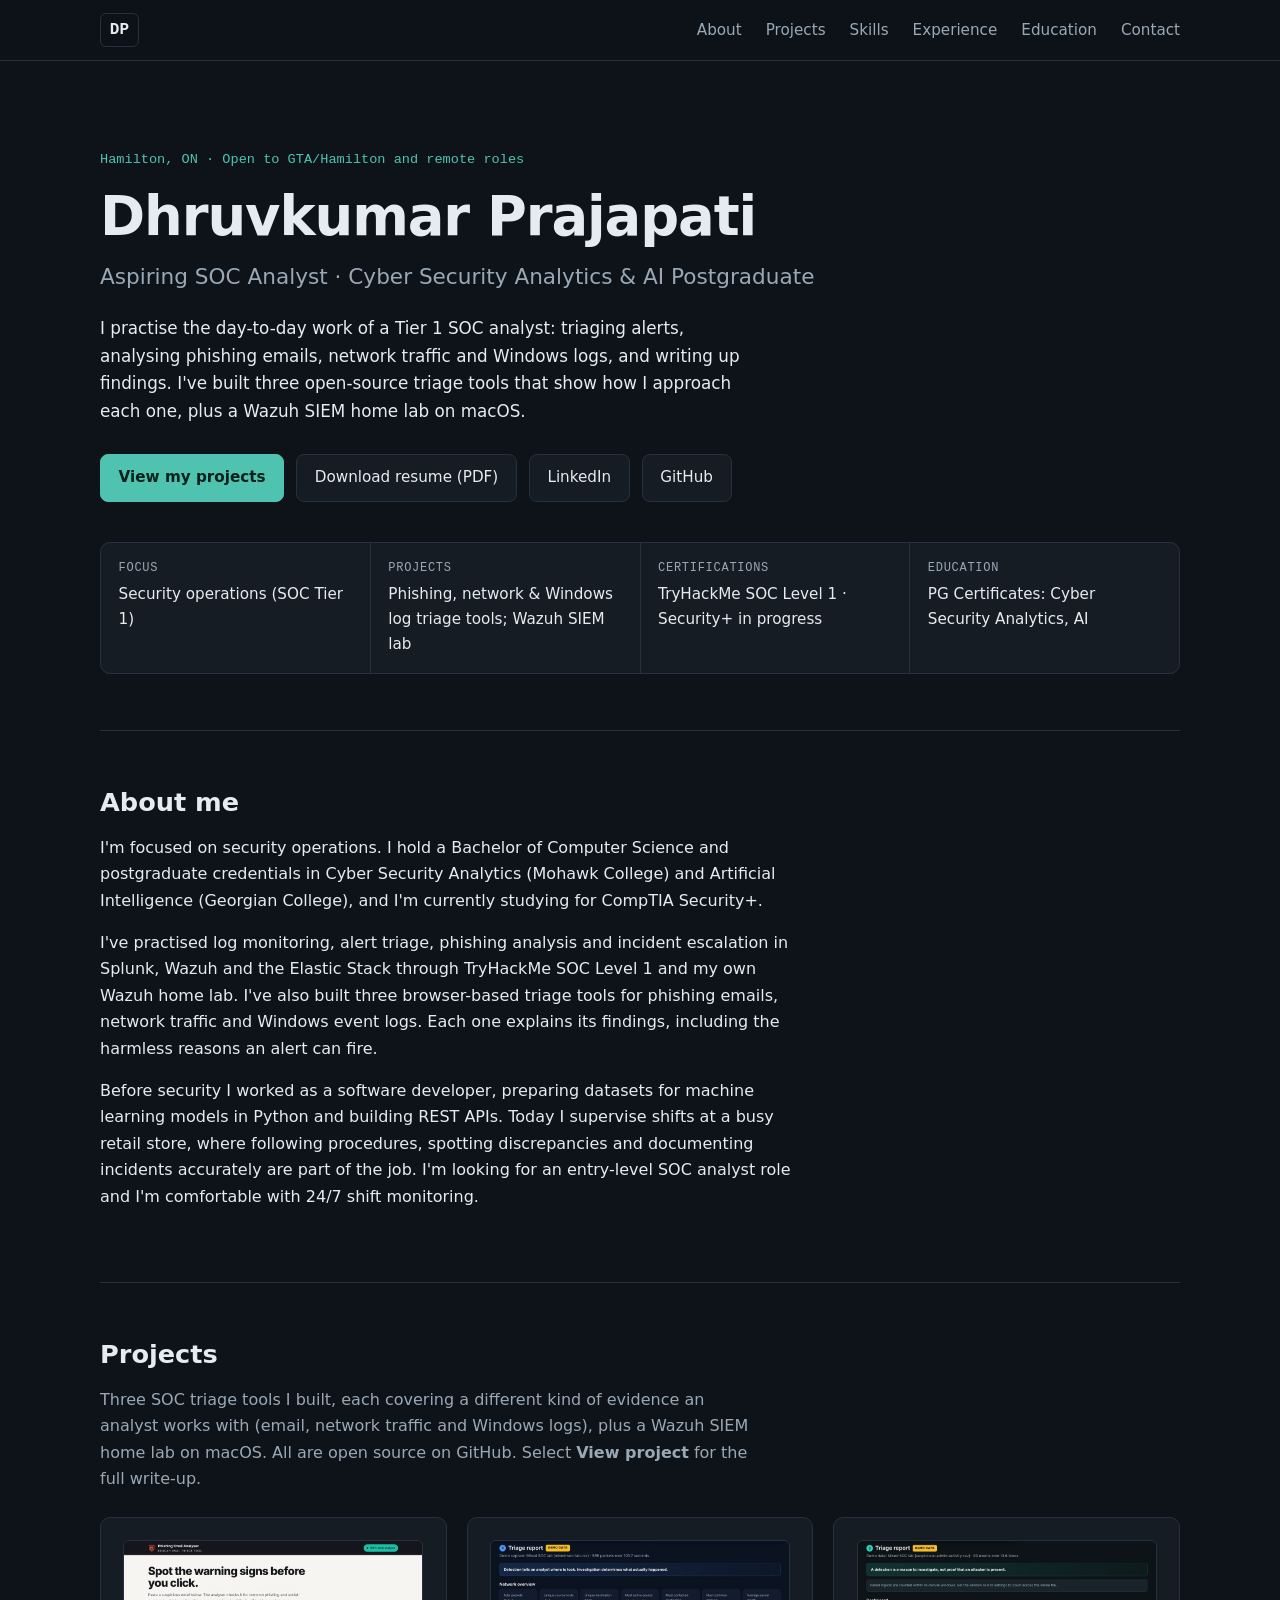
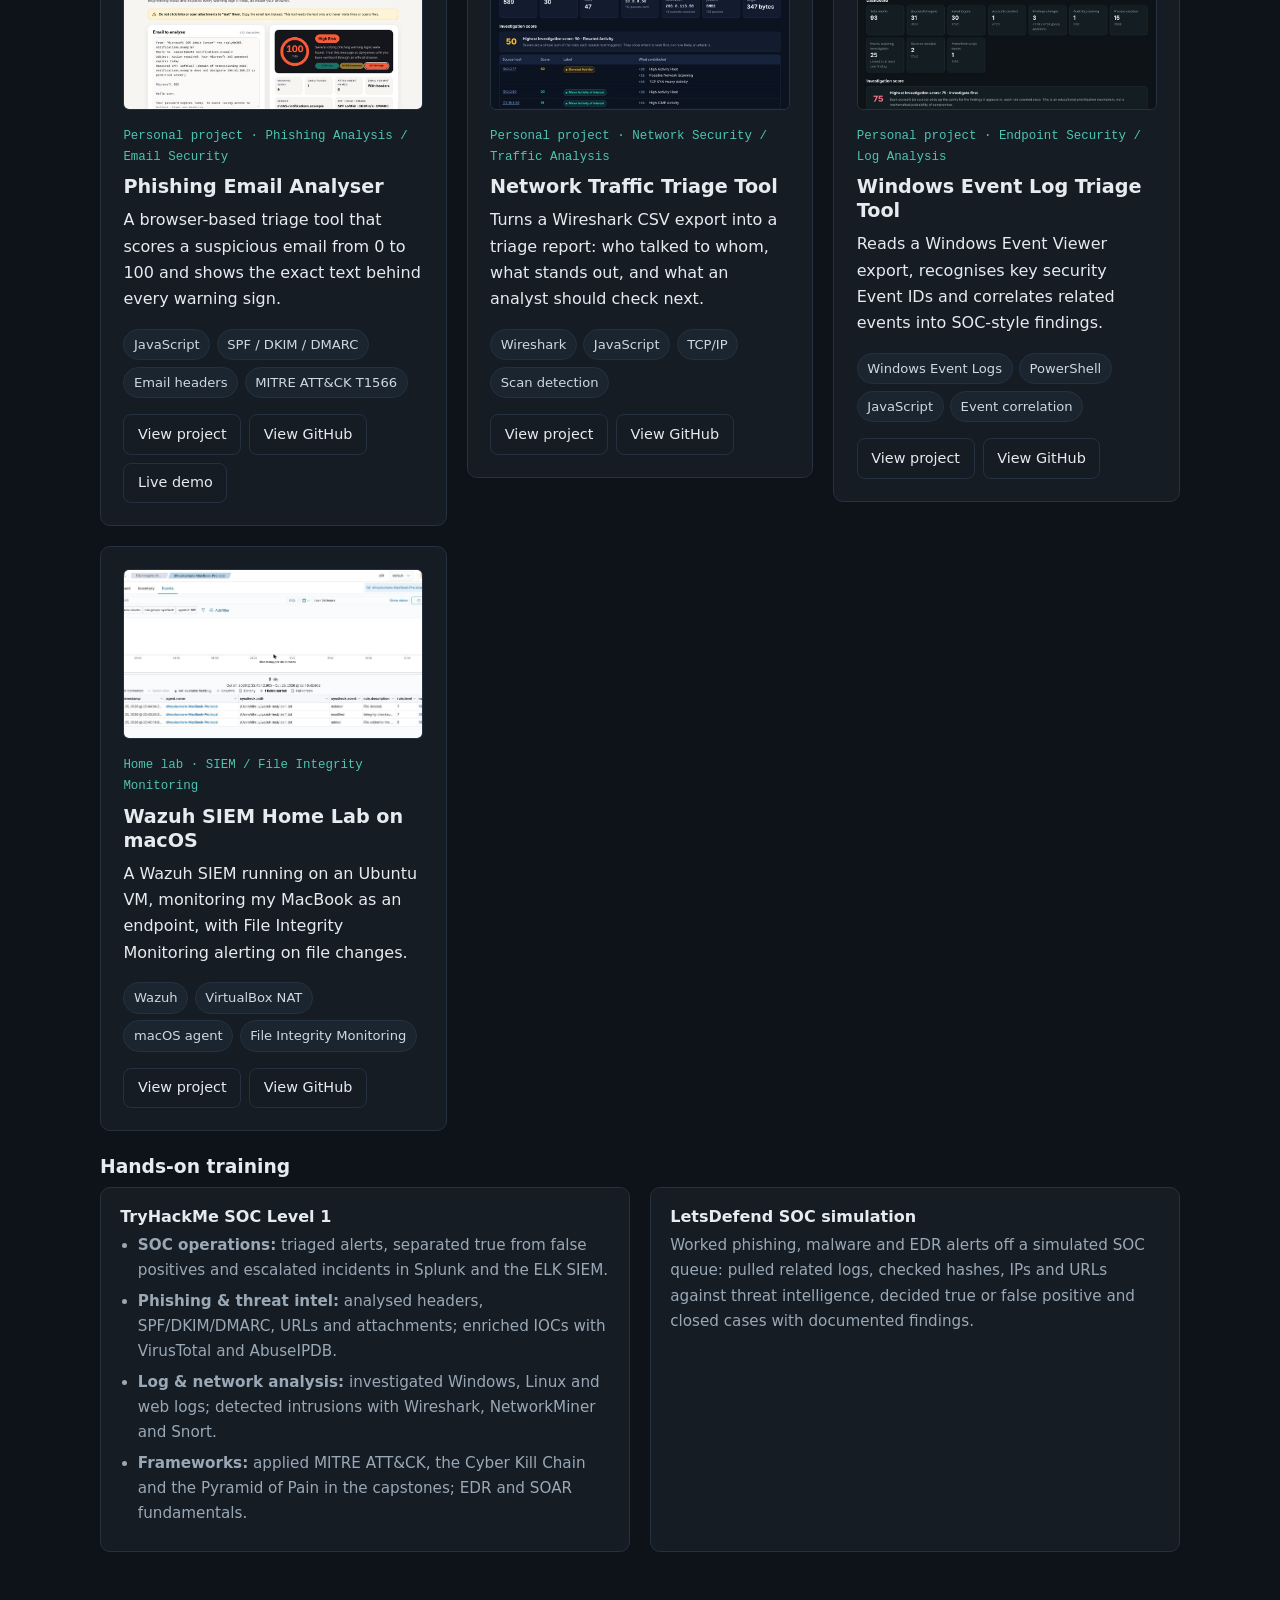
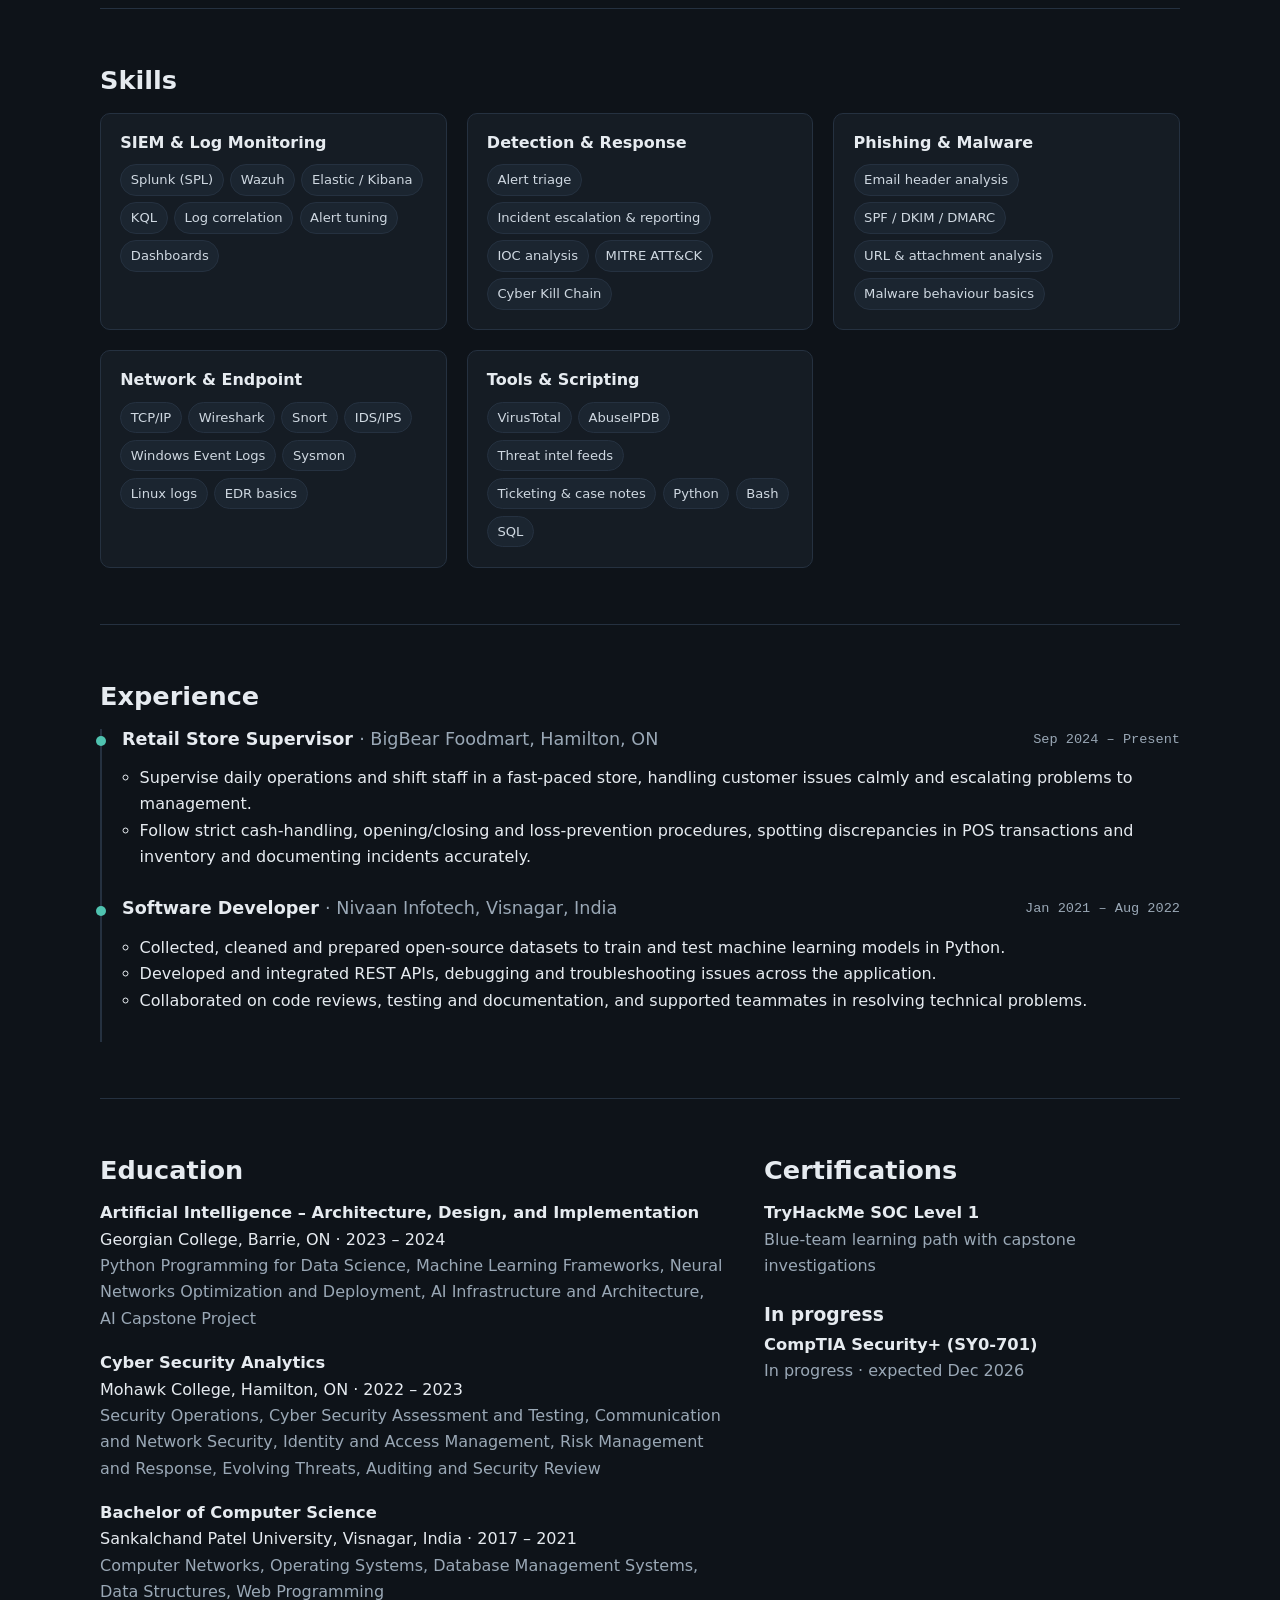
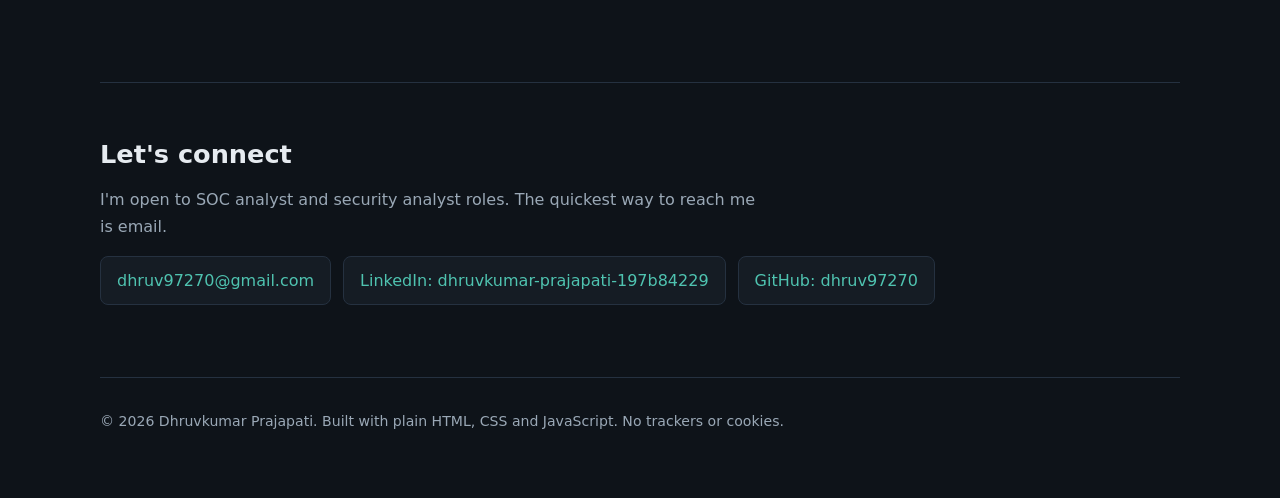
<file: index.html>
<!DOCTYPE html>
<html lang="en">
<head>
  <meta charset="UTF-8">
  <meta name="viewport" content="width=device-width, initial-scale=1">

  <!-- Security: only allow files from this site. No external scripts, fonts or trackers. -->
  <meta http-equiv="Content-Security-Policy" content="default-src 'self'; img-src 'self' data:; style-src 'self'; script-src 'self'; base-uri 'self'; form-action 'none'; object-src 'none'">
  <meta name="referrer" content="strict-origin-when-cross-origin">

  <!-- ===== SEO: page title, description and link-preview (Open Graph) ===== -->
  <title>Dhruvkumar Prajapati | Aspiring SOC Analyst</title>
  <meta name="description" content="Portfolio of Dhruvkumar Prajapati, an aspiring SOC analyst in Hamilton, ON with postgraduate certificates in Cyber Security Analytics and Artificial Intelligence. Open-source SOC triage tools for phishing emails, network traffic and Windows event logs, plus TryHackMe SOC Level 1.">
  <meta property="og:type" content="website">
  <meta property="og:title" content="Dhruvkumar Prajapati | Aspiring SOC Analyst">
  <meta property="og:description" content="SOC triage tools for phishing, network traffic and Windows logs. TryHackMe SOC Level 1. Cyber Security Analytics and AI postgraduate.">
  <meta property="og:url" content="https://dhruv97270.github.io/">
  <meta property="og:image" content="https://dhruv97270.github.io/assets/og-image.png">
  <meta name="twitter:card" content="summary_large_image">
  <link rel="canonical" href="https://dhruv97270.github.io/">
  <link rel="icon" href="assets/favicon.svg" type="image/svg+xml">

  <link rel="stylesheet" href="css/styles.css">
  <script src="js/script.js" defer></script>
</head>
<body>
  <a class="skip-link" href="#main">Skip to content</a>

  <!-- ===== NAVIGATION ===== -->
  <header class="site-header">
    <nav class="nav container" aria-label="Main">
      <a class="brand" href="#top" aria-label="Dhruvkumar Prajapati, back to top">DP</a>
      <button class="nav-toggle" aria-expanded="false" aria-controls="nav-links">
        <span class="sr-only">Menu</span><span class="bars" aria-hidden="true"></span>
      </button>
      <ul class="nav-links" id="nav-links">
        <li><a href="#about">About</a></li>
        <li><a href="#projects">Projects</a></li>
        <li><a href="#skills">Skills</a></li>
        <li><a href="#experience">Experience</a></li>
        <li><a href="#education">Education</a></li>
        <li><a href="#contact">Contact</a></li>
      </ul>
    </nav>
  </header>

  <main id="main">

    <!-- ===================================================== -->
    <!-- MY NAME / HERO: name, headline, short intro, buttons  -->
    <!-- ===================================================== -->
    <section class="hero container" id="top">
      <p class="eyebrow">Hamilton, ON &middot; Open to GTA/Hamilton and remote roles</p>
      <h1>Dhruvkumar Prajapati</h1>
      <p class="headline">Aspiring SOC Analyst &middot; Cyber Security Analytics &amp; AI Postgraduate</p>
      <p class="intro">
        I practise the day-to-day work of a Tier 1 SOC analyst: triaging alerts, analysing phishing emails,
        network traffic and Windows logs, and writing up findings. I've built three open-source triage tools that show how I approach each one, plus a Wazuh SIEM home lab on macOS.
      </p>
      <div class="actions">
        <a class="btn btn-primary" href="#projects">View my projects</a>
        <a class="btn" href="assets/Dhruvkumar_Prajapati_Resume.pdf" download>Download resume (PDF)</a>
        <!-- SOCIAL LINKS (hero) -->
        <a class="btn" href="https://www.linkedin.com/in/dhruvkumar-prajapati-197b84229" target="_blank" rel="noopener noreferrer">LinkedIn</a>
        <a class="btn" href="https://github.com/dhruv97270" target="_blank" rel="noopener noreferrer">GitHub</a>
      </div>

      <!-- Quick facts for recruiters skimming in 30 seconds -->
      <ul class="quick-facts" aria-label="Quick facts">
        <li><span>Focus</span>Security operations (SOC Tier 1)</li>
        <li><span>Projects</span>Phishing, network &amp; Windows log triage tools; Wazuh SIEM lab</li>
        <li><span>Certifications</span>TryHackMe SOC Level 1 &middot; Security+ in progress</li>
        <li><span>Education</span>PG Certificates: Cyber Security Analytics, AI</li>
      </ul>
    </section>

    <!-- ===================================================== -->
    <!-- ABOUT ME                                              -->
    <!-- ===================================================== -->
    <section class="section container" id="about" aria-labelledby="about-title">
      <h2 id="about-title">About me</h2>
      <div class="about">
        <p>
          I'm focused on security operations. I hold a Bachelor of Computer Science and postgraduate credentials in
          Cyber Security Analytics (Mohawk College) and Artificial Intelligence (Georgian College), and I'm currently
          studying for CompTIA Security+.
        </p>
        <p>
          I've practised log monitoring, alert triage, phishing analysis and incident escalation in Splunk, Wazuh and the
          Elastic Stack through TryHackMe SOC Level 1 and my own Wazuh home lab. I've also built three browser-based triage
          tools for phishing emails, network traffic and Windows event logs. Each one explains its findings, including the
          harmless reasons an alert can fire.
        </p>
        <p>
          Before security I worked as a software developer, preparing datasets for machine learning models in Python and
          building REST APIs. Today I supervise shifts at a busy retail store, where following procedures, spotting
          discrepancies and documenting incidents accurately are part of the job. I'm looking for an entry-level SOC analyst
          role and I'm comfortable with 24/7 shift monitoring.
        </p>
      </div>
    </section>

    <!-- ===================================================== -->
    <!-- PROJECTS                                              -->
    <!-- To add a project: copy one <article class="project">  -->
    <!-- block below, paste it after the last one, edit text.  -->
    <!-- ===================================================== -->
    <section class="section container" id="projects" aria-labelledby="projects-title">
      <h2 id="projects-title">Projects</h2>
      <p class="section-lead">Three SOC triage tools I built, each covering a different kind of evidence an analyst works with (email, network traffic and Windows logs), plus a Wazuh SIEM home lab on macOS. All are open source on GitHub. Select <strong>View project</strong> for the full write-up.</p>

      <div class="project-grid">

        <!-- PROJECT 1: Phishing Email Analyser -->
        <article class="project">
          <img class="shot" src="assets/projects/phishing-report.jpg" alt="Phishing Email Analyser report scoring a fake Microsoft 365 password-expiry email 100 out of 100, High Risk" width="960" height="667">
          <p class="tag-label">Personal project &middot; Phishing Analysis / Email Security</p>
          <h3>Phishing Email Analyser</h3>
          <p>A browser-based triage tool that scores a suspicious email from 0 to 100 and shows the exact text behind every warning sign.</p>
          <ul class="tags" aria-label="Technologies and concepts">
            <li>JavaScript</li><li>SPF / DKIM / DMARC</li><li>Email headers</li><li>MITRE ATT&amp;CK T1566</li>
          </ul>
          <div class="card-actions">
            <button class="btn btn-small" aria-expanded="false" aria-controls="p1-details">View project</button>
            <a class="btn btn-small" href="https://github.com/dhruv97270/Phishing-Email-Analyser" target="_blank" rel="noopener noreferrer">View GitHub</a>
            <a class="btn btn-small" href="https://dhruv97270.github.io/Phishing-Email-Analyser/" target="_blank" rel="noopener noreferrer">Live demo</a>
          </div>
          <div class="details" id="p1-details" hidden>
            <h4>Challenge</h4>
            <p>A SOC analyst's first job is often a fast, well-reasoned triage of a reported email. I wanted a tool that works the way an analyst thinks (headers, links, attachments, wording) and explains its decision clearly enough that a non-technical colleague learns from it.</p>
            <h4>What I built</h4>
            <ul>
              <li>27 warning-sign rules and 3 reassuring-sign rules covering social engineering, credential theft, financial fraud / BEC, impersonation, suspicious links, risky attachments and header problems.</li>
              <li>Header analysis: From vs Reply-To and Return-Path, plus SPF, DKIM and DMARC results checked for alignment with the From domain.</li>
              <li>Look-alike domain detection for letter swaps and typos of 20+ brands (e.g. <code>paypa1</code>, <code>rnicrosoft</code>).</li>
              <li>Raw email decoding (.eml, quoted-printable, base64, MIME, HTML) done locally in the browser.</li>
              <li>Context-aware scoring: High Risk needs at least one dangerous sign, which keeps normal marketing emails and receipts from being flagged.</li>
            </ul>
            <h4>What I tested</h4>
            <p>Tested against 30 sample phishing emails. The tool also ships with seven fictional demo emails, from obvious phishing to a fake invoice / BEC and a real-looking marketing email. All five phishing samples scored High Risk and both legitimate samples scored 0. Edge cases included a <code>invoice.pdf.exe</code> attachment in a base64 email and a verified attacker domain asking for a password.</p>
            <h4>Security design</h4>
            <p>No backend, tracking or API calls. A strict Content Security Policy blocks every network connection, and pasted content is rendered as text only so nothing in an email can run.</p>
            <h4>What it shows</h4>
            <p>Phishing triage, email authentication, explainable detection logic, false-positive reduction, MITRE ATT&amp;CK mapping, secure handling of untrusted input.</p>
          </div>
        </article>

        <!-- PROJECT 2: Network Traffic Triage Tool -->
        <article class="project">
          <img class="shot" src="assets/projects/network-report.jpg" alt="Network Traffic Triage Tool report for a mixed SOC lab capture, showing alerts, host scores and charts" width="960" height="645">
          <p class="tag-label">Personal project &middot; Network Security / Traffic Analysis</p>
          <h3>Network Traffic Triage Tool</h3>
          <p>Turns a Wireshark CSV export into a triage report: who talked to whom, what stands out, and what an analyst should check next.</p>
          <ul class="tags" aria-label="Technologies and concepts">
            <li>Wireshark</li><li>JavaScript</li><li>TCP/IP</li><li>Scan detection</li>
          </ul>
          <div class="card-actions">
            <button class="btn btn-small" aria-expanded="false" aria-controls="p2-details">View project</button>
            <a class="btn btn-small" href="https://github.com/dhruv97270/Network-Traffic-Triage-Tool" target="_blank" rel="noopener noreferrer">View GitHub</a>
          </div>
          <div class="details" id="p2-details" hidden>
            <h4>Challenge</h4>
            <p>Show how a SOC analyst triages packet data: spotting activity that stands out without assuming unusual traffic is malicious.</p>
            <h4>What I built</h4>
            <ul>
              <li>7 transparent, rule-based detections: high-activity host, possible network scanning, possible port scanning, high ICMP, high DNS query volume, repeated source-to-destination communication (a possible beaconing hint) and TCP SYN-heavy activity.</li>
              <li>Every alert explains what was seen, why it could matter, possible benign explanations and suggested investigation steps.</li>
              <li>A per-host investigation score that shows exactly which rules contributed, with adjustable thresholds.</li>
              <li>A CSV parser that reads ports and TCP flags from Wireshark's Info column and skips rules cleanly when the data isn't there.</li>
            </ul>
            <h4>What I tested</h4>
            <p>Six fictional captures: normal traffic (no alerts), a busy backup host, a port and SYN scan, a mixed SOC lab scenario, a broken CSV and an HTML injection test file.</p>
            <h4>Lesson</h4>
            <p>Raising one threshold makes an alert disappear even though the traffic didn't change. Detection tells an analyst where to look; investigation decides what happened.</p>
            <h4>What it shows</h4>
            <p>Network traffic analysis, scan and beaconing indicators, threshold tuning, false-positive reasoning, secure handling of untrusted input.</p>
          </div>
        </article>

        <!-- PROJECT 3: Windows Event Log Triage Tool -->
        <article class="project">
          <img class="shot" src="assets/projects/windows-report.jpg" alt="Windows Event Log Triage Tool report showing correlated findings and investigation scores for a mixed SOC sample" width="960" height="938">
          <p class="tag-label">Personal project &middot; Endpoint Security / Log Analysis</p>
          <h3>Windows Event Log Triage Tool</h3>
          <p>Reads a Windows Event Viewer export, recognises key security Event IDs and correlates related events into SOC-style findings.</p>
          <ul class="tags" aria-label="Technologies and concepts">
            <li>Windows Event Logs</li><li>PowerShell</li><li>JavaScript</li><li>Event correlation</li>
          </ul>
          <div class="card-actions">
            <button class="btn btn-small" aria-expanded="false" aria-controls="p3-details">View project</button>
            <a class="btn btn-small" href="https://github.com/dhruv97270/Windows-Event-Log-Triage-Tool" target="_blank" rel="noopener noreferrer">View GitHub</a>
          </div>
          <div class="details" id="p3-details" hidden>
            <h4>Challenge</h4>
            <p>One security event rarely tells the whole story. I wanted to practise how analysts connect authentication and privilege events to decide what deserves a closer look.</p>
            <h4>What I built</h4>
            <ul>
              <li>Parsing for 10 key Event IDs: 4624, 4625, 4688, 4720, 4726, 4728, 4732, 1102, 4104 and 7045, pulling account, source IP, logon type, group and process details out of each description.</li>
              <li>Correlation rules: repeated failed logons, password guessing followed by success, a new account granted privileges, failures across many accounts from one IP (password spraying) and Security log clearing.</li>
              <li>Detection of encoded or obfuscated PowerShell, with the Base64 command decoded and shown as plain text.</li>
              <li>A timeline, an administrative / privilege activity view and per-account investigation scores.</li>
            </ul>
            <h4>What I tested</h4>
            <p>Eight fictional datasets, including password guessing, a new admin account and a mixed scenario where one account logs on after 8 failures, creates an account, adds it to Administrators, and that account then clears the Security log. Also tested both Event Viewer and PowerShell <code>Get-WinEvent</code> export formats.</p>
            <h4>What it shows</h4>
            <p>Windows security logging, event correlation, privilege escalation and persistence indicators, PowerShell analysis, false-positive reasoning.</p>
          </div>
        </article>

<!-- PROJECT 4: Wazuh SIEM Home Lab on macOS -->
<article class="project">
<img class="shot" src="assets/projects/wazuh-fim-alerts.png" alt="Wazuh File Integrity Monitoring events showing a file added, modified and deleted on a MacBook" width="1440" height="722">
<p class="tag-label">Home lab &middot; SIEM / File Integrity Monitoring</p>
<h3>Wazuh SIEM Home Lab on macOS</h3>
<p>A Wazuh SIEM running on an Ubuntu VM, monitoring my MacBook as an endpoint, with File Integrity Monitoring alerting on file changes.</p>
<ul class="tags" aria-label="Technologies and concepts">
<li>Wazuh</li><li>VirtualBox NAT</li><li>macOS agent</li><li>File Integrity Monitoring</li>
</ul>
<div class="card-actions">
<button class="btn btn-small" aria-expanded="false" aria-controls="p4-details">View project</button>
<a class="btn btn-small" href="https://github.com/dhruv97270/wazuh-macos-homelab" target="_blank" rel="noopener noreferrer">View GitHub</a>
</div>
<div class="details" id="p4-details" hidden>
<h4>Challenge</h4>
<p>Build a working SIEM on a single MacBook: the Wazuh server inside a VM and the Mac itself as the monitored endpoint.</p>
<h4>What I built</h4>
<ul>
<li>Wazuh all-in-one (manager, indexer, dashboard) on an Ubuntu VM in VirtualBox.</li>
<li>VirtualBox NAT port forwarding (TCP 1514/1515) so the macOS agent reaches the manager through <code>127.0.0.1</code>.</li>
<li>The Wazuh agent installed on macOS and enrolled as active.</li>
<li>File Integrity Monitoring on a watched folder, with a 60-second scan interval.</li>
</ul>
<h4>What I tested</h4>
<p>Created, modified and deleted a file in the watched folder. Wazuh raised all three alerts: file added (rule 554), integrity checksum changed (550) and file deleted (553).</p>
<h4>Troubleshooting</h4>
<p>Fixed an agent enrollment failure (<code>ERROR 1208</code>) by tracing the path with <code>nc -zv</code> and adding the missing port-forwarding rules. Worked around VM clipboard issues by managing the server over SSH from the Mac.</p>
<h4>What it shows</h4>
<p>SIEM deployment, agent enrollment, File Integrity Monitoring, virtual networking, log-based troubleshooting.</p>
</div>
</article>

      </div>

      <!-- TRAINING: hands-on platforms (not personal projects) -->
      <h3 class="subhead">Hands-on training</h3>
      <div class="training">
        <div class="skill-group">
          <h4>TryHackMe SOC Level 1</h4>
          <ul class="muted training-list">
            <li><strong>SOC operations:</strong> triaged alerts, separated true from false positives and escalated incidents in Splunk and the ELK SIEM.</li>
            <li><strong>Phishing &amp; threat intel:</strong> analysed headers, SPF/DKIM/DMARC, URLs and attachments; enriched IOCs with VirusTotal and AbuseIPDB.</li>
            <li><strong>Log &amp; network analysis:</strong> investigated Windows, Linux and web logs; detected intrusions with Wireshark, NetworkMiner and Snort.</li>
            <li><strong>Frameworks:</strong> applied MITRE ATT&amp;CK, the Cyber Kill Chain and the Pyramid of Pain in the capstones; EDR and SOAR fundamentals.</li>
          </ul>
          <!-- ADD LINK HERE: your TryHackMe certificate or public profile -->
        </div>
        <div class="skill-group">
          <h4>LetsDefend SOC simulation</h4>
          <p class="muted">Worked phishing, malware and EDR alerts off a simulated SOC queue: pulled related logs, checked hashes, IPs and URLs against threat intelligence, decided true or false positive and closed cases with documented findings.</p>
          <!-- ADD LINK HERE: your LetsDefend profile -->
        </div>
      </div>
    </section>

    <!-- ===================================================== -->
    <!-- SKILLS: add or remove <li> tags inside each group     -->
    <!-- ===================================================== -->
    <section class="section container" id="skills" aria-labelledby="skills-title">
      <h2 id="skills-title">Skills</h2>
      <div class="skill-groups">
        <div class="skill-group">
          <h3>SIEM &amp; Log Monitoring</h3>
          <ul class="tags"><li>Splunk (SPL)</li><li>Wazuh</li><li>Elastic / Kibana</li><li>KQL</li><li>Log correlation</li><li>Alert tuning</li><li>Dashboards</li></ul>
        </div>
        <div class="skill-group">
          <h3>Detection &amp; Response</h3>
          <ul class="tags"><li>Alert triage</li><li>Incident escalation &amp; reporting</li><li>IOC analysis</li><li>MITRE ATT&amp;CK</li><li>Cyber Kill Chain</li></ul>
        </div>
        <div class="skill-group">
          <h3>Phishing &amp; Malware</h3>
          <ul class="tags"><li>Email header analysis</li><li>SPF / DKIM / DMARC</li><li>URL &amp; attachment analysis</li><li>Malware behaviour basics</li></ul>
        </div>
        <div class="skill-group">
          <h3>Network &amp; Endpoint</h3>
          <ul class="tags"><li>TCP/IP</li><li>Wireshark</li><li>Snort</li><li>IDS/IPS</li><li>Windows Event Logs</li><li>Sysmon</li><li>Linux logs</li><li>EDR basics</li></ul>
        </div>
        <div class="skill-group">
          <h3>Tools &amp; Scripting</h3>
          <ul class="tags"><li>VirusTotal</li><li>AbuseIPDB</li><li>Threat intel feeds</li><li>Ticketing &amp; case notes</li><li>Python</li><li>Bash</li><li>SQL</li></ul>
        </div>
      </div>
    </section>

    <!-- ===================================================== -->
    <!-- EXPERIENCE                                            -->
    <!-- ===================================================== -->
    <section class="section container" id="experience" aria-labelledby="experience-title">
      <h2 id="experience-title">Experience</h2>
      <ol class="timeline">
        <li>
          <div class="tl-head">
            <h3>Retail Store Supervisor <span>&middot; BigBear Foodmart, Hamilton, ON</span></h3>
            <p class="date">Sep 2024 – Present</p>
          </div>
          <ul>
            <li>Supervise daily operations and shift staff in a fast-paced store, handling customer issues calmly and escalating problems to management.</li>
            <li>Follow strict cash-handling, opening/closing and loss-prevention procedures, spotting discrepancies in POS transactions and inventory and documenting incidents accurately.</li>
          </ul>
        </li>
        <li>
          <div class="tl-head">
            <h3>Software Developer <span>&middot; Nivaan Infotech, Visnagar, India</span></h3>
            <p class="date">Jan 2021 – Aug 2022</p>
          </div>
          <ul>
            <li>Collected, cleaned and prepared open-source datasets to train and test machine learning models in Python.</li>
            <li>Developed and integrated REST APIs, debugging and troubleshooting issues across the application.</li>
            <li>Collaborated on code reviews, testing and documentation, and supported teammates in resolving technical problems.</li>
          </ul>
        </li>
      </ol>
    </section>

    <!-- ===================================================== -->
    <!-- EDUCATION + CERTIFICATIONS                            -->
    <!-- ===================================================== -->
    <section class="section container two-col" id="education" aria-label="Education and certifications">
      <div>
        <h2>Education</h2>
        <ul class="edu">
          <li>
            <h3>Artificial Intelligence – Architecture, Design, and Implementation</h3>
            <p>Georgian College, Barrie, ON &middot; 2023 – 2024</p>
            <p class="muted">Python Programming for Data Science, Machine Learning Frameworks, Neural Networks Optimization and Deployment, AI Infrastructure and Architecture, AI Capstone Project</p>
          </li>
          <li>
            <h3>Cyber Security Analytics</h3>
            <p>Mohawk College, Hamilton, ON &middot; 2022 – 2023</p>
            <p class="muted">Security Operations, Cyber Security Assessment and Testing, Communication and Network Security, Identity and Access Management, Risk Management and Response, Evolving Threats, Auditing and Security Review</p>
          </li>
          <li>
            <h3>Bachelor of Computer Science</h3>
            <p>Sankalchand Patel University, Visnagar, India &middot; 2017 – 2021</p>
            <p class="muted">Computer Networks, Operating Systems, Database Management Systems, Data Structures, Web Programming</p>
          </li>
        </ul>
      </div>
      <div id="certifications">
        <!-- CERTIFICATIONS: only list ones you have actually earned -->
        <h2>Certifications</h2>
        <ul class="edu">
          <li>
            <h3>TryHackMe SOC Level 1</h3>
            <p class="muted">Blue-team learning path with capstone investigations</p>
            <!-- ADD LINK HERE: <a href="CERT-URL" target="_blank" rel="noopener noreferrer">View certificate</a> -->
          </li>
        </ul>
        <!-- IN PROGRESS: only list certifications you are actively studying for -->
        <h3 class="subhead">In progress</h3>
        <ul class="edu">
          <li>
            <h3>CompTIA Security+ (SY0-701)</h3>
            <p class="muted">In progress &middot; expected Dec 2026</p>
          </li>
        </ul>
      </div>
    </section>

    <!-- ===================================================== -->
    <!-- CONTACT DETAILS / SOCIAL LINKS                        -->
    <!-- ===================================================== -->
    <section class="section container contact" id="contact" aria-labelledby="contact-title">
      <h2 id="contact-title">Let's connect</h2>
      <p class="section-lead">I'm open to SOC analyst and security analyst roles. The quickest way to reach me is email.</p>
      <ul class="contact-links">
        <li><a href="mailto:dhruv97270@gmail.com">dhruv97270@gmail.com</a></li>
        <li><a href="https://www.linkedin.com/in/dhruvkumar-prajapati-197b84229" target="_blank" rel="noopener noreferrer">LinkedIn: dhruvkumar-prajapati-197b84229</a></li>
        <li><a href="https://github.com/dhruv97270" target="_blank" rel="noopener noreferrer">GitHub: dhruv97270</a></li>
      </ul>
    </section>
  </main>

  <footer class="site-footer container">
    <p>&copy; <span id="year">2026</span> Dhruvkumar Prajapati. Built with plain HTML, CSS and JavaScript. No trackers or cookies.</p>
  </footer>
</body>
</html>
</file>
<file: css/styles.css>
/* =========================================================
   COLOURS & FONTS: change the accent colour here
   ========================================================= */
:root {
  --bg: #0e1319;
  --bg-raised: #151c24;
  --border: #253140;
  --text: #e6ebf0;
  --muted: #9aa8b6;
  --accent: #4fc3b0;       /* muted teal */
  --accent-ink: #06201c;
  --radius: 10px;
  --font: system-ui, -apple-system, "Segoe UI", Roboto, "Helvetica Neue", Arial, sans-serif;
  --mono: ui-monospace, "SFMono-Regular", Menlo, Consolas, monospace;
}

*, *::before, *::after { box-sizing: border-box; }
html { scroll-behavior: smooth; scroll-padding-top: 72px; }
body {
  margin: 0;
  background: var(--bg);
  color: var(--text);
  font: 16px/1.65 var(--font);
  -webkit-font-smoothing: antialiased;
}
h1, h2, h3, h4 { line-height: 1.25; margin: 0 0 .5rem; }
p { margin: 0 0 1rem; }
a { color: var(--accent); }
a:hover { text-decoration-thickness: 2px; }
:focus-visible { outline: 3px solid var(--accent); outline-offset: 3px; border-radius: 4px; }

.container { width: min(1080px, 100% - 32px); margin-inline: auto; }
.sr-only { position: absolute; width: 1px; height: 1px; overflow: hidden; clip: rect(0 0 0 0); white-space: nowrap; }
.skip-link { position: absolute; left: 16px; top: -48px; background: var(--accent); color: var(--accent-ink); padding: .5rem 1rem; border-radius: 6px; z-index: 100; }
.skip-link:focus { top: 12px; }
.muted { color: var(--muted); }

/* ---------- Navigation ---------- */
.site-header {
  position: sticky; top: 0; z-index: 50;
  background: rgba(14, 19, 25, .9);
  backdrop-filter: blur(8px);
  border-bottom: 1px solid var(--border);
}
.nav { display: flex; align-items: center; justify-content: space-between; height: 60px; }
.brand { font-family: var(--mono); font-weight: 700; color: var(--text); text-decoration: none; border: 1px solid var(--border); padding: .2rem .55rem; border-radius: 6px; }
.nav-links { display: flex; gap: 1.5rem; list-style: none; margin: 0; padding: 0; }
.nav-links a { color: var(--muted); text-decoration: none; font-size: .95rem; }
.nav-links a:hover { color: var(--text); }
.nav-toggle { display: none; background: none; border: 1px solid var(--border); border-radius: 6px; width: 42px; height: 38px; cursor: pointer; }
.bars, .bars::before, .bars::after { display: block; width: 18px; height: 2px; background: var(--text); margin: auto; position: relative; content: ""; }
.bars::before { position: absolute; top: -6px; }
.bars::after { position: absolute; top: 6px; }

/* ---------- Hero ---------- */
.hero { padding: 5.5rem 0 3.5rem; }
.eyebrow { font-family: var(--mono); font-size: .85rem; color: var(--accent); margin-bottom: .75rem; }
.hero h1 { font-size: clamp(2.2rem, 6vw, 3.4rem); letter-spacing: -.02em; }
.headline { font-size: clamp(1.1rem, 2.6vw, 1.35rem); color: var(--muted); margin-bottom: 1.25rem; }
.intro { max-width: 62ch; font-size: 1.05rem; }
.actions { display: flex; flex-wrap: wrap; gap: .75rem; margin: 1.75rem 0 2.5rem; }
.quick-facts { display: grid; grid-template-columns: repeat(auto-fit, minmax(210px, 1fr)); gap: 1px; background: var(--border); border: 1px solid var(--border); border-radius: var(--radius); overflow: hidden; list-style: none; padding: 0; margin: 0; }
.quick-facts li { background: var(--bg-raised); padding: 1rem 1.1rem; font-size: .95rem; }
.quick-facts span { display: block; font-family: var(--mono); font-size: .75rem; text-transform: uppercase; letter-spacing: .06em; color: var(--muted); margin-bottom: .2rem; }

/* ---------- Buttons ---------- */
.btn {
  display: inline-flex; align-items: center; gap: .4rem;
  padding: .65rem 1.1rem; border-radius: 8px;
  border: 1px solid var(--border); background: var(--bg-raised);
  color: var(--text); font: inherit; font-size: .95rem; font-weight: 500;
  text-decoration: none; cursor: pointer;
  transition: border-color .15s, background .15s;
}
.btn:hover { border-color: var(--accent); }
.btn-primary { background: var(--accent); border-color: var(--accent); color: var(--accent-ink); font-weight: 600; }
.btn-primary:hover { background: #6fd3c2; }
.btn-small { padding: .45rem .85rem; font-size: .9rem; }

/* ---------- Sections ---------- */
.section { padding: 3.5rem 0; border-top: 1px solid var(--border); }
.section h2 { font-size: 1.6rem; margin-bottom: 1rem; }
.section-lead { color: var(--muted); max-width: 65ch; }
.about { max-width: 70ch; }

/* ---------- Projects ---------- */
.project-grid { display: grid; grid-template-columns: repeat(auto-fit, minmax(300px, 1fr)); gap: 1.25rem; align-items: start; margin-top: 1.5rem; }
.project { background: var(--bg-raised); border: 1px solid var(--border); border-radius: var(--radius); padding: 1.4rem; }
.project:hover { border-color: #33465a; }
.project h3 { font-size: 1.2rem; }
.tag-label { font-family: var(--mono); font-size: .78rem; color: var(--accent); margin-bottom: .5rem; }
.card-actions { display: flex; gap: .5rem; flex-wrap: wrap; margin-top: 1rem; }
.details { margin-top: 1.25rem; padding-top: 1.1rem; border-top: 1px dashed var(--border); font-size: .95rem; }
.details h4 { font-size: .8rem; font-family: var(--mono); text-transform: uppercase; letter-spacing: .06em; color: var(--muted); margin-top: 1rem; }
.details h4:first-child { margin-top: 0; }
.details ul { padding-left: 1.1rem; margin: 0 0 .75rem; }
.details li { margin-bottom: .35rem; }

/* ---------- Tags (skills / tools) ---------- */
.tags { display: flex; flex-wrap: wrap; gap: .4rem; list-style: none; padding: 0; margin: .25rem 0 0; }
.tags li { font-size: .82rem; padding: .25rem .6rem; border-radius: 999px; background: #1b2530; border: 1px solid var(--border); color: #cfd8e1; }

.skill-groups { display: grid; grid-template-columns: repeat(auto-fit, minmax(300px, 1fr)); gap: 1.25rem; }
.skill-group { background: var(--bg-raised); border: 1px solid var(--border); border-radius: var(--radius); padding: 1.2rem; }
.skill-group h3 { font-size: 1rem; margin-bottom: .7rem; }

/* ---------- Experience ---------- */
.timeline { list-style: none; padding: 0; margin: 0; }
.timeline > li { border-left: 2px solid var(--border); padding: 0 0 1.75rem 1.25rem; position: relative; }
.timeline > li::before { content: ""; position: absolute; left: -6px; top: .45rem; width: 10px; height: 10px; border-radius: 50%; background: var(--accent); }
.tl-head { display: flex; flex-wrap: wrap; justify-content: space-between; gap: .25rem 1rem; }
.tl-head h3 { font-size: 1.1rem; }
.tl-head h3 span { color: var(--muted); font-weight: 400; }
.date { font-family: var(--mono); font-size: .85rem; color: var(--muted); margin: 0; }
.timeline ul { padding-left: 1.1rem; margin: .4rem 0 0; }

/* ---------- Education / Certs ---------- */
.two-col { display: grid; grid-template-columns: 3fr 2fr; gap: 2.5rem; }
.edu { list-style: none; padding: 0; margin: 0; }
.edu li { margin-bottom: 1.3rem; }
.edu h3 { font-size: 1.02rem; margin-bottom: .2rem; }
.edu p { margin: 0; }
.subhead { margin-top: 1.5rem; }

/* ---------- Contact / Footer ---------- */
.contact-links { list-style: none; padding: 0; display: flex; flex-wrap: wrap; gap: .75rem; }
.contact-links a { display: inline-block; padding: .65rem 1rem; border: 1px solid var(--border); border-radius: 8px; background: var(--bg-raised); text-decoration: none; overflow-wrap: anywhere; }
.contact-links a:hover { border-color: var(--accent); }
.site-footer { border-top: 1px solid var(--border); padding: 2rem 0 3rem; color: var(--muted); font-size: .88rem; }

/* ---------- Mobile ---------- */
@media (max-width: 760px) {
  .nav-toggle { display: block; }
  .nav-links { display: none; position: absolute; top: 60px; left: 0; right: 0; flex-direction: column; gap: 0; background: var(--bg); border-bottom: 1px solid var(--border); padding: .5rem 16px 1rem; }
  .nav-links.open { display: flex; }
  .nav-links a { display: block; padding: .6rem 0; }
  .hero { padding-top: 3.5rem; }
  .two-col { grid-template-columns: 1fr; gap: 1rem; }
  .project-grid, .skill-groups { grid-template-columns: 1fr; }
}

/* Respect users who prefer less motion */
@media (prefers-reduced-motion: reduce) {
  html { scroll-behavior: auto; }
  * { transition: none !important; }
}

/* ---------- Project screenshots & training ---------- */
.shot { display: block; width: 100%; height: 170px; object-fit: cover; object-position: top; border-radius: 6px; border: 1px solid var(--border); margin-bottom: 1rem; }
.training { display: grid; grid-template-columns: repeat(auto-fit, minmax(300px, 1fr)); gap: 1.25rem; }
.training h4 { font-size: 1rem; margin-bottom: .4rem; }
.training p { margin: 0; font-size: .95rem; }
code { font-family: var(--mono); font-size: .88em; background: #1b2530; padding: .05rem .3rem; border-radius: 4px; }
.training-list { padding-left: 1.1rem; margin: 0; font-size: .95rem; }
.training-list li { margin-bottom: .35rem; }
</file>
